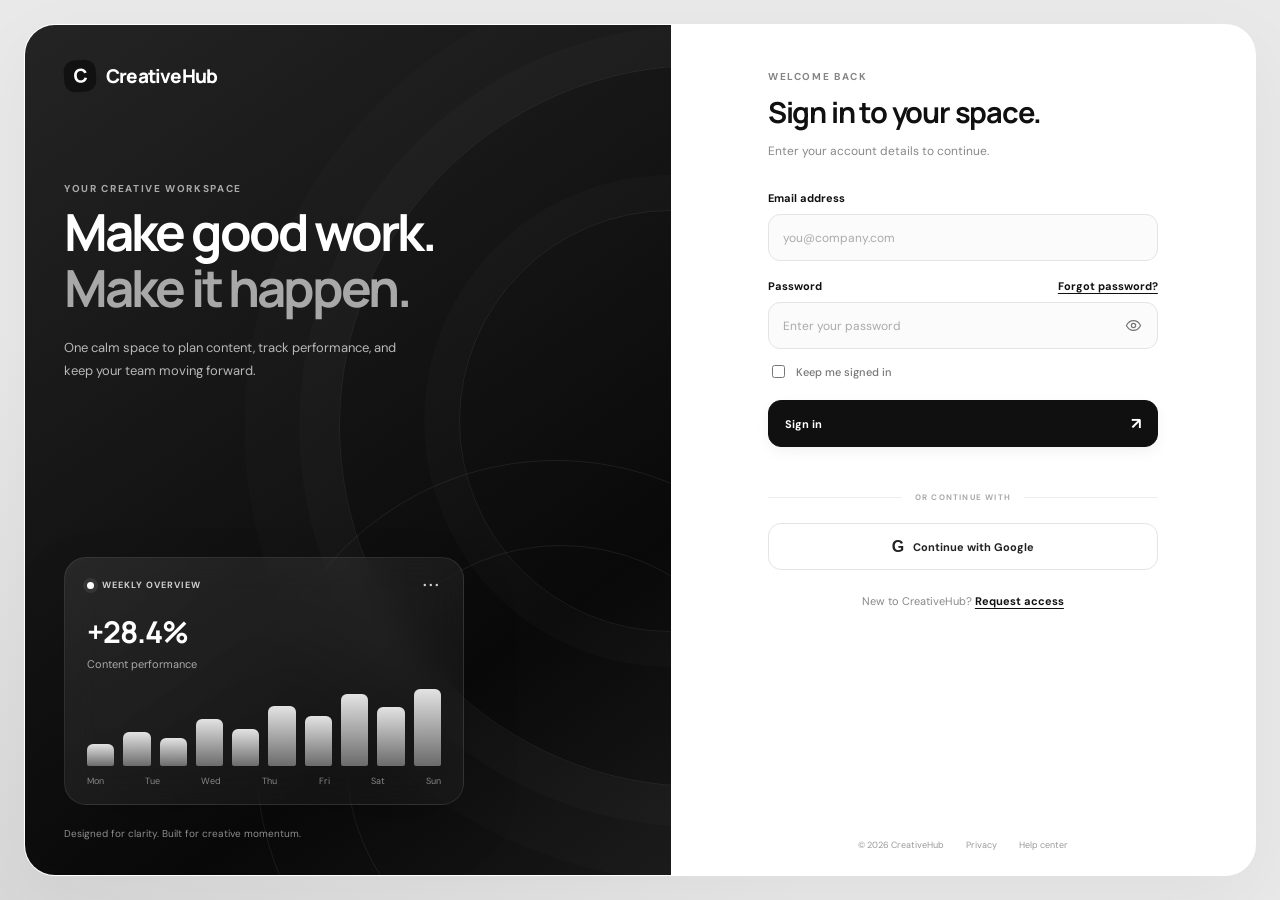
<file: index.html>
<!doctype html>
<html lang="id">
<head>
  <meta charset="utf-8"><meta name="viewport" content="width=device-width,initial-scale=1,viewport-fit=cover">
  <meta name="theme-color" content="#e9e9e9"><title>Masuk — CreativeHub</title>
  <link rel="stylesheet" href="css/style.css">
</head>
<body class="login-body">
  <main class="login-shell">
    <section class="login-visual" aria-label="CreativeHub introduction">
      <a class="brand brand-light" href="index.html"><span class="brand-mark">C</span><span>CreativeHub</span></a>
      <div class="login-copy">
        <p class="eyebrow">Your creative workspace</p>
        <h1>Make good work.<br><span>Make it happen.</span></h1>
        <p>One calm space to plan content, track performance, and keep your team moving forward.</p>
      </div>
      <div class="visual-orbit orbit-one"></div><div class="visual-orbit orbit-two"></div>
      <div class="visual-card">
        <div class="visual-card-top"><span class="live-dot"></span> WEEKLY OVERVIEW <span class="visual-card-more">•••</span></div>
        <div class="visual-stat"><strong>+28.4%</strong><span>Content performance</span></div>
        <div class="mini-chart"><i style="height:28%"></i><i style="height:44%"></i><i style="height:36%"></i><i style="height:61%"></i><i style="height:48%"></i><i style="height:78%"></i><i style="height:65%"></i><i style="height:94%"></i><i style="height:76%"></i><i style="height:100%"></i></div>
        <div class="visual-card-foot"><span>Mon</span><span>Tue</span><span>Wed</span><span>Thu</span><span>Fri</span><span>Sat</span><span>Sun</span></div>
      </div>
      <p class="login-visual-note">Designed for clarity. Built for creative momentum.</p>
    </section>
    <section class="login-form-side">
      <div class="login-mobile-brand"><span class="brand-mark">C</span><span>CreativeHub</span></div>
      <div class="login-form-wrap">
        <div class="form-heading"><p class="eyebrow">Welcome back</p><h2>Sign in to your space.</h2><p>Enter your account details to continue.</p></div>
        <form id="loginForm" class="auth-form">
          <label for="email">Email address</label>
          <input id="email" name="email" type="email" placeholder="you@company.com" autocomplete="username" required>
          <div class="label-row"><label for="password">Password</label><a href="#" id="forgotLink">Forgot password?</a></div>
          <div class="password-wrap"><input id="password" name="password" type="password" placeholder="Enter your password" autocomplete="current-password" minlength="4" required><button class="password-toggle" type="button" id="togglePassword" aria-label="Show password"><svg viewBox="0 0 24 24"><path d="M2 12s3.5-7 10-7 10 7 10 7-3.5 7-10 7S2 12 2 12Z"/><circle cx="12" cy="12" r="3"/></svg></button></div>
          <div class="form-options"><label class="check-label"><input type="checkbox" id="remember"> <span>Keep me signed in</span></label></div>
          <button class="button button-black button-wide" type="submit"><span>Sign in</span><span class="button-arrow">↗</span></button>
          <p class="form-feedback" id="loginFeedback" role="status" aria-live="polite"></p>
        </form>
        <div class="auth-divider"><span></span><small>OR CONTINUE WITH</small><span></span></div>
        <button class="button button-google button-wide" type="button" id="googleLogin"><span class="google-g">G</span> Continue with Google</button>
        <p class="signup-note">New to CreativeHub? <a href="#" id="signupLink">Request access</a></p>
      </div>
      <footer class="login-footer"><span>© 2026 CreativeHub</span><a href="#">Privacy</a><a href="#">Help center</a></footer>
    </section>
  </main>
  <script src="js/app.js"></script>
</body>
</html>
</file>
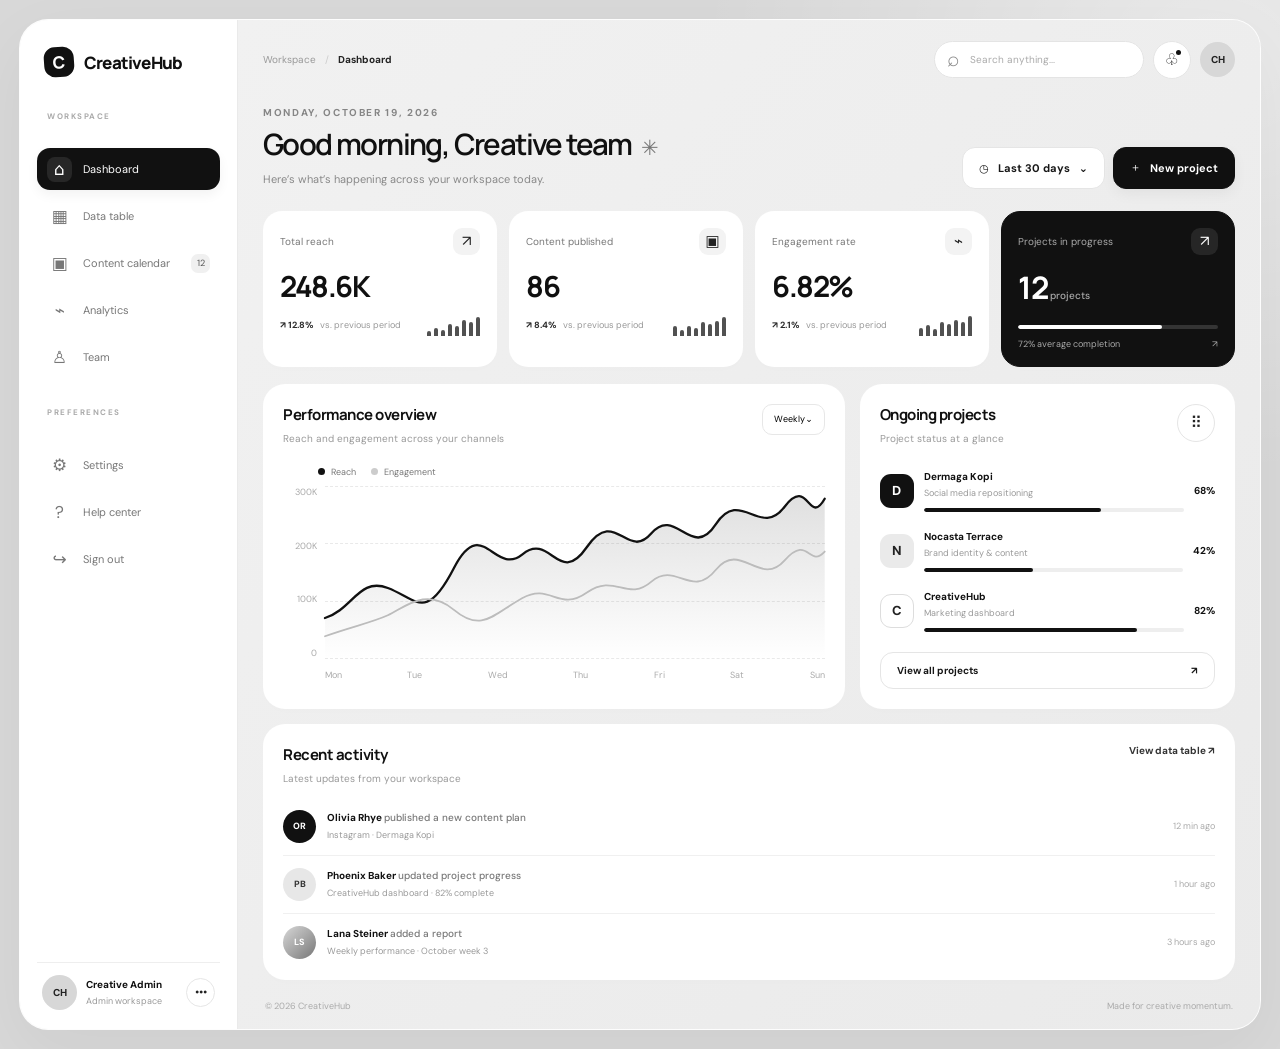
<file: dashboard.html>
<!doctype html>
<html lang="id">
<head><meta charset="utf-8"><meta name="viewport" content="width=device-width,initial-scale=1,viewport-fit=cover"><meta name="theme-color" content="#e9e9e9"><title>Dashboard — CreativeHub</title><link rel="stylesheet" href="css/style.css"></head>
<body class="app-body">
<div class="app-shell">
  <aside class="sidebar">
    <a class="brand" href="dashboard.html"><span class="brand-mark">C</span><span>CreativeHub</span></a>
    <div class="side-section-label">WORKSPACE</div>
    <nav class="side-nav" aria-label="Main navigation">
      <a class="side-link active" href="dashboard.html"><span class="nav-ico">⌂</span><span>Dashboard</span></a>
      <a class="side-link" href="data-table.html"><span class="nav-ico">▦</span><span>Data table</span></a>
      <a class="side-link" href="content-calendar.html"><span class="nav-ico">▣</span><span>Content calendar</span><span class="nav-count">12</span></a>
      <a class="side-link" href="#" data-toast="Analytics module is coming soon"><span class="nav-ico">⌁</span><span>Analytics</span></a>
      <a class="side-link" href="#" data-toast="Team management is coming soon"><span class="nav-ico">♙</span><span>Team</span></a>
    </nav>
    <div class="side-section-label side-label-lower">PREFERENCES</div>
    <nav class="side-nav"><a class="side-link" href="#" data-toast="Settings are coming soon"><span class="nav-ico">⚙</span><span>Settings</span></a><a class="side-link" href="#" data-toast="Help center is coming soon"><span class="nav-ico">?</span><span>Help center</span></a><a class="side-link" href="index.html"><span class="nav-ico">↪</span><span>Sign out</span></a></nav>
    <div class="sidebar-profile"><div class="profile-avatar">CH</div><div class="profile-copy"><strong>Creative Admin</strong><span>Admin workspace</span></div><button class="icon-button tiny" data-toast="Profile menu">•••</button></div>
  </aside>
  <main class="main-content">
    <header class="topbar">
      <button class="icon-button mobile-menu" id="mobileMenu" aria-label="Open menu">☰</button>
      <div class="breadcrumb"><span>Workspace</span><b>/</b><strong>Dashboard</strong></div>
      <div class="topbar-actions"><div class="top-search"><span>⌕</span><input type="search" placeholder="Search anything..." aria-label="Search anything"></div><button class="icon-button" data-toast="You're all caught up" aria-label="Notifications">♧<i class="notification-dot"></i></button><button class="profile-avatar small" data-toast="Signed in as Creative Admin" aria-label="Profile">CH</button></div>
    </header>
    <section class="welcome-row"><div><p class="eyebrow">MONDAY, OCTOBER 19, 2026</p><h1>Good morning, Creative team <span class="wave">✳</span></h1><p>Here’s what’s happening across your workspace today.</p></div><div class="welcome-actions"><button class="button button-white" data-toast="Date range selector is ready for integration">◷ <span>Last 30 days</span>⌄</button><button class="button button-black" id="createProject">＋ <span>New project</span></button></div></section>
    <section class="metric-grid">
      <article class="metric-card"><div class="metric-top"><span>Total reach</span><span class="metric-icon">↗</span></div><div class="metric-value">248.6K</div><div class="metric-bottom"><span class="trend">↗ 12.8%</span><span>vs. previous period</span><div class="sparkline"><i style="height:25%"></i><i style="height:38%"></i><i style="height:30%"></i><i style="height:58%"></i><i style="height:45%"></i><i style="height:75%"></i><i style="height:64%"></i><i style="height:90%"></i></div></div></article>
      <article class="metric-card"><div class="metric-top"><span>Content published</span><span class="metric-icon">▣</span></div><div class="metric-value">86</div><div class="metric-bottom"><span class="trend">↗ 8.4%</span><span>vs. previous period</span><div class="sparkline"><i style="height:45%"></i><i style="height:30%"></i><i style="height:48%"></i><i style="height:40%"></i><i style="height:65%"></i><i style="height:55%"></i><i style="height:72%"></i><i style="height:92%"></i></div></div></article>
      <article class="metric-card"><div class="metric-top"><span>Engagement rate</span><span class="metric-icon">⌁</span></div><div class="metric-value">6.82%</div><div class="metric-bottom"><span class="trend">↗ 2.1%</span><span>vs. previous period</span><div class="sparkline"><i style="height:40%"></i><i style="height:50%"></i><i style="height:35%"></i><i style="height:66%"></i><i style="height:58%"></i><i style="height:78%"></i><i style="height:67%"></i><i style="height:95%"></i></div></div></article>
      <article class="metric-card dark-metric"><div class="metric-top"><span>Projects in progress</span><span class="metric-icon">↗</span></div><div class="metric-value">12<span class="metric-unit"> projects</span></div><div class="dark-progress"><span style="width:72%"></span></div><div class="dark-metric-foot"><span>72% average completion</span><span>↗</span></div></article>
    </section>
    <section class="dashboard-grid">
      <article class="panel performance-panel"><div class="panel-heading"><div><h2>Performance overview</h2><p>Reach and engagement across your channels</p></div><button class="select-button" id="chartPeriod">Weekly⌄</button></div><div class="chart-legend"><span><i class="legend-black"></i> Reach</span><span><i class="legend-gray"></i> Engagement</span></div><div class="chart-area"><div class="chart-y-labels"><span>300K</span><span>200K</span><span>100K</span><span>0</span></div><div class="chart-plot"><div class="chart-gridlines"><i></i><i></i><i></i><i></i></div><svg class="line-chart" viewBox="0 0 620 190" preserveAspectRatio="none" aria-label="Performance line chart"><defs><linearGradient id="areaFade" x1="0" x2="0" y1="0" y2="1"><stop offset="0%" stop-color="#111" stop-opacity=".13"/><stop offset="100%" stop-color="#111" stop-opacity="0"/></linearGradient></defs><path class="chart-fill" d="M0 145 C35 135 42 100 78 112 S125 150 160 90 S210 100 245 75 S290 112 325 67 S375 83 405 52 S455 83 485 42 S540 58 570 23 S600 45 620 14 L620 190 L0 190Z"/><path class="chart-line" d="M0 145 C35 135 42 100 78 112 S125 150 160 90 S210 100 245 75 S290 112 325 67 S375 83 405 52 S455 83 485 42 S540 58 570 23 S600 45 620 14"/><path class="chart-line secondary" d="M0 165 C35 154 58 150 78 142 S125 110 160 136 S210 140 245 123 S290 139 325 117 S375 128 405 105 S455 125 485 92 S540 112 570 82 S600 91 620 72"/></svg><div class="chart-x-labels"><span>Mon</span><span>Tue</span><span>Wed</span><span>Thu</span><span>Fri</span><span>Sat</span><span>Sun</span></div></div></div></article>
      <article class="panel projects-panel"><div class="panel-heading"><div><h2>Ongoing projects</h2><p>Project status at a glance</p></div><button class="icon-button" data-toast="Project view options">⠿</button></div><div class="project-list"><div class="project-row"><div class="project-symbol black-symbol">D</div><div class="project-info"><strong>Dermaga Kopi</strong><span>Social media repositioning</span><div class="progress-track"><i style="width:68%"></i></div></div><b>68%</b></div><div class="project-row"><div class="project-symbol gray-symbol">N</div><div class="project-info"><strong>Nocasta Terrace</strong><span>Brand identity & content</span><div class="progress-track"><i style="width:42%"></i></div></div><b>42%</b></div><div class="project-row"><div class="project-symbol outline-symbol">C</div><div class="project-info"><strong>CreativeHub</strong><span>Marketing dashboard</span><div class="progress-track"><i style="width:82%"></i></div></div><b>82%</b></div></div><button class="button button-white button-wide" id="viewProjects">View all projects <span>↗</span></button></article>
    </section>
    <section class="panel activity-panel"><div class="panel-heading"><div><h2>Recent activity</h2><p>Latest updates from your workspace</p></div><a class="text-link" href="data-table.html">View data table ↗</a></div><div class="activity-list"><div class="activity-item"><span class="activity-avatar dark-avatar">OR</span><div><strong>Olivia Rhye <span>published a new content plan</span></strong><p>Instagram · Dermaga Kopi</p></div><time>12 min ago</time></div><div class="activity-item"><span class="activity-avatar light-avatar">PB</span><div><strong>Phoenix Baker <span>updated project progress</span></strong><p>CreativeHub dashboard · 82% complete</p></div><time>1 hour ago</time></div><div class="activity-item"><span class="activity-avatar photo-avatar">LS</span><div><strong>Lana Steiner <span>added a report</span></strong><p>Weekly performance · October week 3</p></div><time>3 hours ago</time></div></div></section>
    <footer class="app-footer"><span>© 2026 CreativeHub</span><span>Made for creative momentum.</span></footer>
  </main>
</div>
<div class="mobile-overlay" id="mobileOverlay"></div><div class="toast" id="toast" role="status" aria-live="polite"></div>
<script src="js/app.js"></script>
</body></html>
</file>
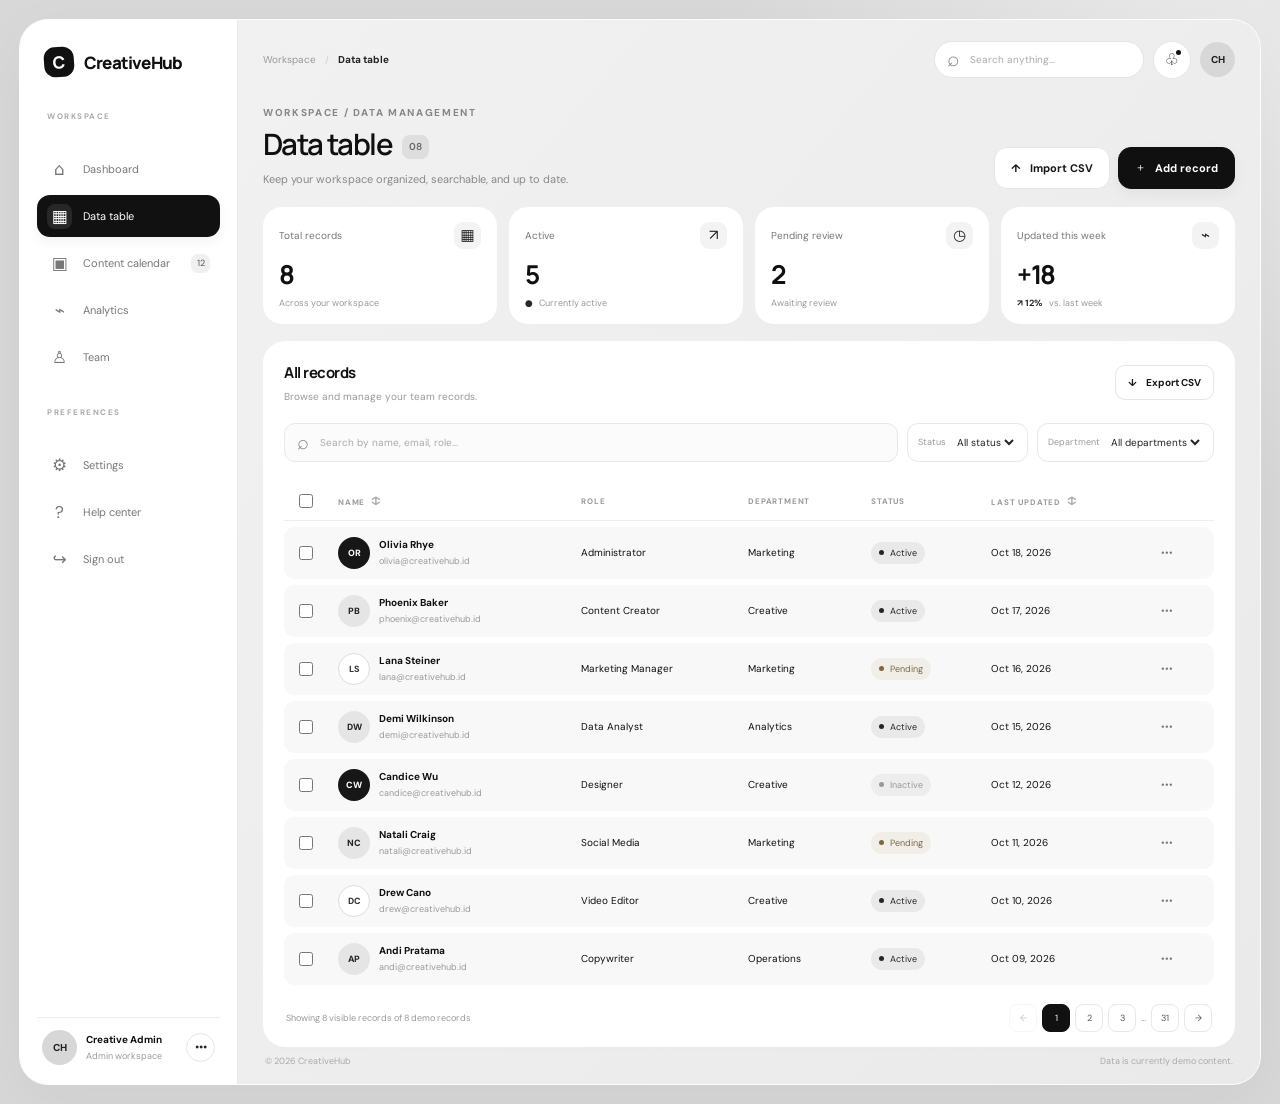
<file: data-table.html>
<!doctype html>
<html lang="id">
<head><meta charset="utf-8"><meta name="viewport" content="width=device-width,initial-scale=1,viewport-fit=cover"><meta name="theme-color" content="#e9e9e9"><title>Data Table — CreativeHub</title><link rel="stylesheet" href="css/style.css"></head>
<body class="app-body">
<div class="app-shell">
  <aside class="sidebar">
    <a class="brand" href="dashboard.html"><span class="brand-mark">C</span><span>CreativeHub</span></a>
    <div class="side-section-label">WORKSPACE</div>
    <nav class="side-nav" aria-label="Main navigation">
      <a class="side-link " href="dashboard.html"><span class="nav-ico">⌂</span><span>Dashboard</span></a>
      <a class="side-link active" href="data-table.html"><span class="nav-ico">▦</span><span>Data table</span></a>
      <a class="side-link" href="content-calendar.html"><span class="nav-ico">▣</span><span>Content calendar</span><span class="nav-count">12</span></a>
      <a class="side-link" href="#" data-toast="Analytics module is coming soon"><span class="nav-ico">⌁</span><span>Analytics</span></a>
      <a class="side-link" href="#" data-toast="Team management is coming soon"><span class="nav-ico">♙</span><span>Team</span></a>
    </nav>
    <div class="side-section-label side-label-lower">PREFERENCES</div>
    <nav class="side-nav"><a class="side-link" href="#" data-toast="Settings are coming soon"><span class="nav-ico">⚙</span><span>Settings</span></a><a class="side-link" href="#" data-toast="Help center is coming soon"><span class="nav-ico">?</span><span>Help center</span></a><a class="side-link" href="index.html"><span class="nav-ico">↪</span><span>Sign out</span></a></nav>
    <div class="sidebar-profile"><div class="profile-avatar">CH</div><div class="profile-copy"><strong>Creative Admin</strong><span>Admin workspace</span></div><button class="icon-button tiny" data-toast="Profile menu">•••</button></div>
  </aside>
  <main class="main-content"><header class="topbar"><button class="icon-button mobile-menu" id="mobileMenu" aria-label="Open menu">☰</button><div class="breadcrumb"><span>Workspace</span><b>/</b><strong>Data table</strong></div><div class="topbar-actions"><div class="top-search"><span>⌕</span><input type="search" placeholder="Search anything..." aria-label="Search anything" id="globalSearch"></div><button class="icon-button" data-toast="You're all caught up" aria-label="Notifications">♧<i class="notification-dot"></i></button><button class="profile-avatar small" data-toast="Signed in as Creative Admin" aria-label="Profile">CH</button></div></header>
  <section class="welcome-row table-welcome"><div><p class="eyebrow">WORKSPACE / DATA MANAGEMENT</p><h1>Data table<span class="title-count">08</span></h1><p>Keep your workspace organized, searchable, and up to date.</p></div><div class="welcome-actions"><button class="button button-white" id="importBtn">↑ <span>Import CSV</span></button><button class="button button-black" id="addRecordBtn">＋ <span>Add record</span></button></div></section>
  <section class="metric-grid compact-metrics"><article class="metric-card"><div class="metric-top"><span>Total records</span><span class="metric-icon">▦</span></div><div class="metric-value" id="totalCount">248</div><div class="metric-bottom"><span class="metric-caption">Across your workspace</span></div></article><article class="metric-card"><div class="metric-top"><span>Active</span><span class="metric-icon">↗</span></div><div class="metric-value" id="activeCount">186</div><div class="metric-bottom"><span class="trend">●</span><span>Currently active</span></div></article><article class="metric-card"><div class="metric-top"><span>Pending review</span><span class="metric-icon">◷</span></div><div class="metric-value" id="pendingCount">42</div><div class="metric-bottom"><span class="metric-caption">Awaiting review</span></div></article><article class="metric-card"><div class="metric-top"><span>Updated this week</span><span class="metric-icon">⌁</span></div><div class="metric-value">+18</div><div class="metric-bottom"><span class="trend">↗ 12%</span><span>vs. last week</span></div></article></section>
  <section class="panel records-panel"><div class="panel-heading records-heading"><div><h2>All records</h2><p>Browse and manage your team records.</p></div><button class="button button-white compact-button" id="exportBtn">↓ <span>Export CSV</span></button></div>
    <div class="table-toolbar"><label class="table-search"><span>⌕</span><input id="tableSearch" type="search" placeholder="Search by name, email, role..." aria-label="Search records"></label><label class="filter-select"><span>Status</span><select id="statusFilter"><option value="all">All status</option><option value="Active">Active</option><option value="Pending">Pending</option><option value="Inactive">Inactive</option></select></label><label class="filter-select department-filter"><span>Department</span><select id="departmentFilter"><option value="all">All departments</option><option>Creative</option><option>Marketing</option><option>Analytics</option><option>Operations</option></select></label></div>
    <div class="bulk-toolbar" id="bulkToolbar"><span id="selectedCount">0 selected</span><button class="button button-white compact-button" id="clearSelection">Clear selection</button><button class="button button-black compact-button" id="deleteSelected">Delete selected</button></div>
    <div class="responsive-table-wrap"><table class="data-table"><thead><tr><th class="check-column"><input type="checkbox" id="selectAll" aria-label="Select all rows"></th><th>NAME <button class="sort-button" data-sort="name" aria-label="Sort by name">↕</button></th><th>ROLE</th><th>DEPARTMENT</th><th>STATUS</th><th>LAST UPDATED <button class="sort-button" data-sort="date" aria-label="Sort by date">↕</button></th><th></th></tr></thead><tbody id="recordsBody">
    <tr data-status="Active" data-department="Marketing" data-name="Olivia Rhye" data-date="2026-10-18"><td><input class="row-check" type="checkbox" aria-label="Select Olivia Rhye"></td><td><div class="table-person"><span class="table-avatar avatar-black">OR</span><span><strong>Olivia Rhye</strong><small>olivia@creativehub.id</small></span></div></td><td>Administrator</td><td>Marketing</td><td><span class="status-pill status-active">Active</span></td><td>Oct 18, 2026</td><td><button class="row-menu" aria-label="Actions for Olivia Rhye">•••</button></td></tr>
    <tr data-status="Active" data-department="Creative" data-name="Phoenix Baker" data-date="2026-10-17"><td><input class="row-check" type="checkbox" aria-label="Select Phoenix Baker"></td><td><div class="table-person"><span class="table-avatar avatar-gray">PB</span><span><strong>Phoenix Baker</strong><small>phoenix@creativehub.id</small></span></div></td><td>Content Creator</td><td>Creative</td><td><span class="status-pill status-active">Active</span></td><td>Oct 17, 2026</td><td><button class="row-menu" aria-label="Actions for Phoenix Baker">•••</button></td></tr>
    <tr data-status="Pending" data-department="Marketing" data-name="Lana Steiner" data-date="2026-10-16"><td><input class="row-check" type="checkbox" aria-label="Select Lana Steiner"></td><td><div class="table-person"><span class="table-avatar avatar-outline">LS</span><span><strong>Lana Steiner</strong><small>lana@creativehub.id</small></span></span></td><td>Marketing Manager</td><td>Marketing</td><td><span class="status-pill status-pending">Pending</span></td><td>Oct 16, 2026</td><td><button class="row-menu" aria-label="Actions for Lana Steiner">•••</button></td></tr>
    <tr data-status="Active" data-department="Analytics" data-name="Demi Wilkinson" data-date="2026-10-15"><td><input class="row-check" type="checkbox" aria-label="Select Demi Wilkinson"></td><td><div class="table-person"><span class="table-avatar avatar-gray">DW</span><span><strong>Demi Wilkinson</strong><small>demi@creativehub.id</small></span></div></td><td>Data Analyst</td><td>Analytics</td><td><span class="status-pill status-active">Active</span></td><td>Oct 15, 2026</td><td><button class="row-menu" aria-label="Actions for Demi Wilkinson">•••</button></td></tr>
    <tr data-status="Inactive" data-department="Creative" data-name="Candice Wu" data-date="2026-10-12"><td><input class="row-check" type="checkbox" aria-label="Select Candice Wu"></td><td><div class="table-person"><span class="table-avatar avatar-black">CW</span><span><strong>Candice Wu</strong><small>candice@creativehub.id</small></span></div></td><td>Designer</td><td>Creative</td><td><span class="status-pill status-inactive">Inactive</span></td><td>Oct 12, 2026</td><td><button class="row-menu" aria-label="Actions for Candice Wu">•••</button></td></tr>
    <tr data-status="Pending" data-department="Marketing" data-name="Natali Craig" data-date="2026-10-11"><td><input class="row-check" type="checkbox" aria-label="Select Natali Craig"></td><td><div class="table-person"><span class="table-avatar avatar-gray">NC</span><span><strong>Natali Craig</strong><small>natali@creativehub.id</small></span></span></td><td>Social Media</td><td>Marketing</td><td><span class="status-pill status-pending">Pending</span></td><td>Oct 11, 2026</td><td><button class="row-menu" aria-label="Actions for Natali Craig">•••</button></td></tr>
    <tr data-status="Active" data-department="Creative" data-name="Drew Cano" data-date="2026-10-10"><td><input class="row-check" type="checkbox" aria-label="Select Drew Cano"></td><td><div class="table-person"><span class="table-avatar avatar-outline">DC</span><span><strong>Drew Cano</strong><small>drew@creativehub.id</small></span></div></td><td>Video Editor</td><td>Creative</td><td><span class="status-pill status-active">Active</span></td><td>Oct 10, 2026</td><td><button class="row-menu" aria-label="Actions for Drew Cano">•••</button></td></tr>
    <tr data-status="Active" data-department="Operations" data-name="Andi Pratama" data-date="2026-10-09"><td><input class="row-check" type="checkbox" aria-label="Select Andi Pratama"></td><td><div class="table-person"><span class="table-avatar avatar-gray">AP</span><span><strong>Andi Pratama</strong><small>andi@creativehub.id</small></span></div></td><td>Copywriter</td><td>Operations</td><td><span class="status-pill status-active">Active</span></td><td>Oct 09, 2026</td><td><button class="row-menu" aria-label="Actions for Andi Pratama">•••</button></td></tr>
    </tbody></table><div class="empty-state" id="emptyState">No records match your search. Try adjusting the filters.</div></div>
    <div class="table-footer"><span id="tableResultText">Showing 8 of 248 records</span><div class="pagination"><button class="page-button" id="prevPage" disabled>←</button><button class="page-button current">1</button><button class="page-button" data-toast="Pagination will connect to the database">2</button><button class="page-button" data-toast="Pagination will connect to the database">3</button><span>…</span><button class="page-button" data-toast="Pagination will connect to the database">31</button><button class="page-button" id="nextPage">→</button></div></div>
  </section><footer class="app-footer"><span>© 2026 CreativeHub</span><span>Data is currently demo content.</span></footer>
  </main>
</div>
<div class="mobile-overlay" id="mobileOverlay"></div><div class="toast" id="toast" role="status" aria-live="polite"></div><input type="file" id="csvFileInput" accept=".csv,text/csv" hidden>
<script src="js/app.js"></script></body></html>
</file>
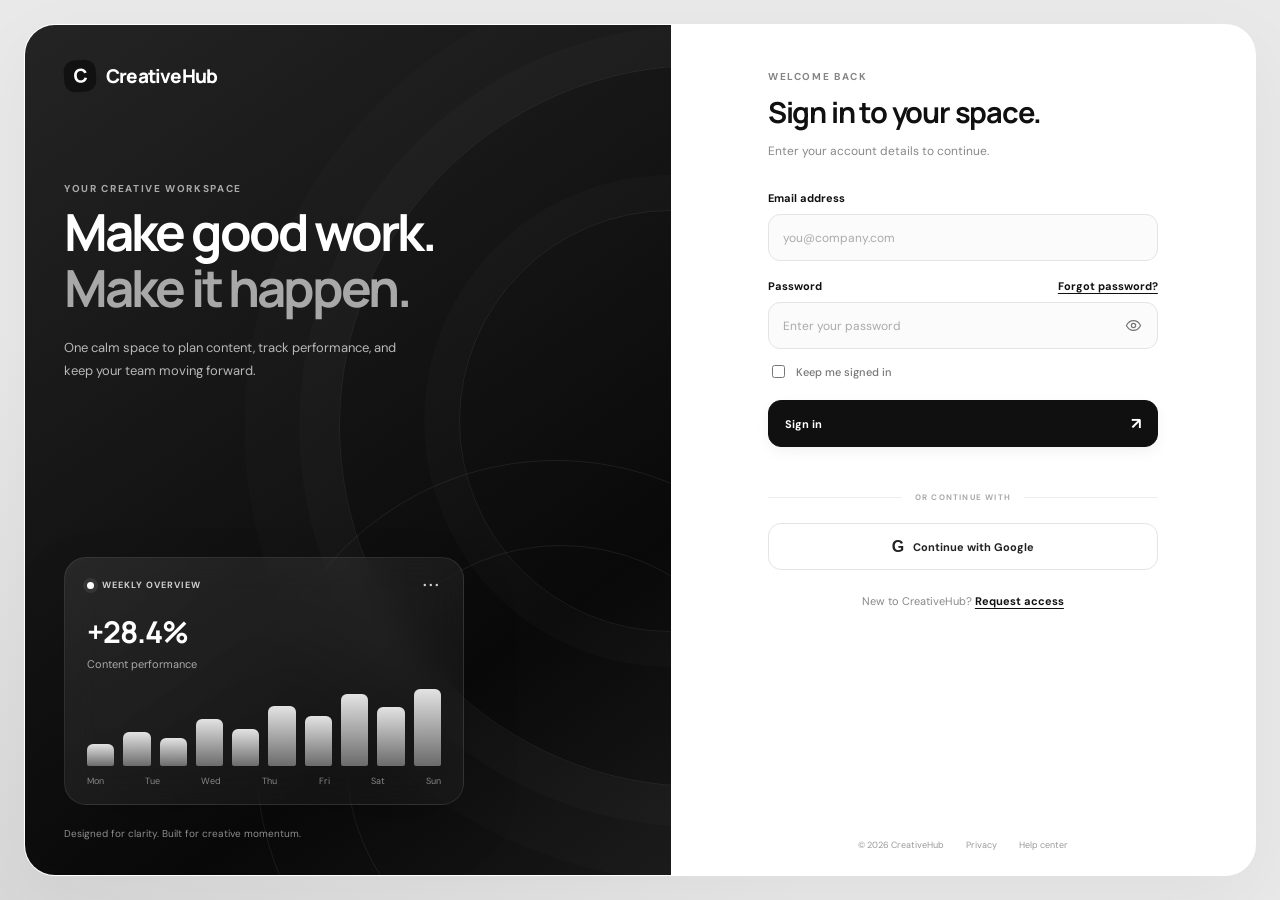
<file: login-page.html>
<!doctype html>
<html lang="id">
<head>
  <meta charset="utf-8"><meta name="viewport" content="width=device-width,initial-scale=1,viewport-fit=cover">
  <meta name="theme-color" content="#e9e9e9"><title>Masuk — CreativeHub</title>
  <link rel="stylesheet" href="css/style.css">
</head>
<body class="login-body">
  <main class="login-shell">
    <section class="login-visual" aria-label="CreativeHub introduction">
      <a class="brand brand-light" href="login-page.html"><span class="brand-mark">C</span><span>CreativeHub</span></a>
      <div class="login-copy">
        <p class="eyebrow">Your creative workspace</p>
        <h1>Make good work.<br><span>Make it happen.</span></h1>
        <p>One calm space to plan content, track performance, and keep your team moving forward.</p>
      </div>
      <div class="visual-orbit orbit-one"></div><div class="visual-orbit orbit-two"></div>
      <div class="visual-card">
        <div class="visual-card-top"><span class="live-dot"></span> WEEKLY OVERVIEW <span class="visual-card-more">•••</span></div>
        <div class="visual-stat"><strong>+28.4%</strong><span>Content performance</span></div>
        <div class="mini-chart"><i style="height:28%"></i><i style="height:44%"></i><i style="height:36%"></i><i style="height:61%"></i><i style="height:48%"></i><i style="height:78%"></i><i style="height:65%"></i><i style="height:94%"></i><i style="height:76%"></i><i style="height:100%"></i></div>
        <div class="visual-card-foot"><span>Mon</span><span>Tue</span><span>Wed</span><span>Thu</span><span>Fri</span><span>Sat</span><span>Sun</span></div>
      </div>
      <p class="login-visual-note">Designed for clarity. Built for creative momentum.</p>
    </section>
    <section class="login-form-side">
      <div class="login-mobile-brand"><span class="brand-mark">C</span><span>CreativeHub</span></div>
      <div class="login-form-wrap">
        <div class="form-heading"><p class="eyebrow">Welcome back</p><h2>Sign in to your space.</h2><p>Enter your account details to continue.</p></div>
        <form id="loginForm" class="auth-form">
          <label for="email">Email address</label>
          <input id="email" name="email" type="email" placeholder="you@company.com" autocomplete="username" required>
          <div class="label-row"><label for="password">Password</label><a href="#" id="forgotLink">Forgot password?</a></div>
          <div class="password-wrap"><input id="password" name="password" type="password" placeholder="Enter your password" autocomplete="current-password" minlength="4" required><button class="password-toggle" type="button" id="togglePassword" aria-label="Show password"><svg viewBox="0 0 24 24"><path d="M2 12s3.5-7 10-7 10 7 10 7-3.5 7-10 7S2 12 2 12Z"/><circle cx="12" cy="12" r="3"/></svg></button></div>
          <div class="form-options"><label class="check-label"><input type="checkbox" id="remember"> <span>Keep me signed in</span></label></div>
          <button class="button button-black button-wide" type="submit"><span>Sign in</span><span class="button-arrow">↗</span></button>
          <p class="form-feedback" id="loginFeedback" role="status" aria-live="polite"></p>
        </form>
        <div class="auth-divider"><span></span><small>OR CONTINUE WITH</small><span></span></div>
        <button class="button button-google button-wide" type="button" id="googleLogin"><span class="google-g">G</span> Continue with Google</button>
        <p class="signup-note">New to CreativeHub? <a href="#" id="signupLink">Request access</a></p>
      </div>
      <footer class="login-footer"><span>© 2026 CreativeHub</span><a href="#">Privacy</a><a href="#">Help center</a></footer>
    </section>
  </main>
  <script src="js/app.js"></script>
</body>
</html>
</file>
<file: css/style.css>
/* CreativeHub — shared responsive design system */
@import url('https://fonts.googleapis.com/css2?family=DM+Sans:wght@400;500;600;700&family=Manrope:wght@400;500;600;700;800&display=swap');
:root{--ink:#101010;--ink-soft:#292929;--muted:#858585;--line:#e8e8e8;--paper:#fff;--canvas:#ededed;--soft:#f6f6f6;--radius-xl:25px;--radius-lg:18px;--shadow:0 24px 70px rgba(0,0,0,.07);font-family:'DM Sans',Inter,system-ui,-apple-system,BlinkMacSystemFont,"Segoe UI",sans-serif;color:var(--ink);font-synthesis:none;text-rendering:optimizeLegibility}
*{box-sizing:border-box}html{scroll-behavior:smooth}body{margin:0}button,input,select{font:inherit}button,a{-webkit-tap-highlight-color:transparent}button{cursor:pointer}a{color:inherit;text-decoration:none}button:focus-visible,a:focus-visible,input:focus-visible,select:focus-visible{outline:2px solid #777;outline-offset:3px}::selection{background:#111;color:#fff}
.brand{display:flex;align-items:center;gap:10px;font-family:Manrope,sans-serif;font-size:19px;font-weight:800;letter-spacing:-.8px}.brand-mark{display:grid;place-items:center;width:32px;height:32px;border-radius:11px;background:#111;color:#fff;font-family:Manrope,sans-serif;font-size:19px;font-weight:800;transform:rotate(-4deg)}.eyebrow{margin:0 0 9px;color:#858585;font-size:10px;font-weight:700;letter-spacing:1.65px;text-transform:uppercase}.button{display:inline-flex;align-items:center;justify-content:center;gap:9px;min-height:42px;padding:0 16px;border:1px solid transparent;border-radius:13px;font-size:11px;font-weight:700;white-space:nowrap;transition:transform .2s ease,background .2s ease,border-color .2s ease,box-shadow .2s ease}.button:hover{transform:translateY(-2px)}.button:active{transform:translateY(0) scale(.985)}.button-black{background:#101010;color:#fff;border-color:#101010;box-shadow:0 5px 14px #0000000d}.button-black:hover{background:#2b2b2b;box-shadow:0 8px 20px #00000014}.button-white{background:#fff;color:#171717;border-color:#e5e5e5}.button-white:hover{background:#f7f7f7;border-color:#d5d5d5}.button-wide{width:100%;min-height:47px}.button-arrow{margin-left:auto;font-size:16px}.icon-button{position:relative;display:grid;place-items:center;width:38px;height:38px;border:1px solid #e5e5e5;border-radius:50%;background:#fff;color:#222;transition:background .2s ease,transform .2s ease}.icon-button:hover{background:#f2f2f2;transform:translateY(-1px)}.icon-button.tiny{width:29px;height:29px;font-size:12px}.toast{position:fixed;right:22px;bottom:22px;z-index:100;max-width:min(360px,calc(100vw - 28px));padding:13px 17px;border:1px solid #dedede;border-radius:14px;background:#fff;box-shadow:0 15px 45px #00000018;font-size:12px;line-height:1.5;opacity:0;pointer-events:none;transform:translateY(10px);transition:opacity .22s ease,transform .22s ease}.toast.show{opacity:1;transform:translateY(0)}
/* Login */
.login-body{min-height:100vh;padding:24px;background:radial-gradient(circle at 92% 12%,#fff9 0 2px,transparent 3px),radial-gradient(ellipse at 0% 100%,#d8d8d8 0,transparent 45%),#e9e9e9}.login-shell{display:grid;grid-template-columns:minmax(0,1.05fr) minmax(390px,.95fr);width:min(1260px,100%);min-height:calc(100vh - 48px);margin:auto;overflow:hidden;border:1px solid #ffffffc9;border-radius:31px;background:#fff;box-shadow:0 24px 80px #0000000c}.login-visual{position:relative;display:flex;flex-direction:column;min-height:720px;overflow:hidden;padding:35px 39px;background:linear-gradient(145deg,#242424 0%,#090909 74%,#181818 100%);color:#fff}.login-visual:before,.login-visual:after{position:absolute;content:"";border:1px solid #ffffff12;border-radius:50%;pointer-events:none}.login-visual:before{width:720px;height:720px;right:-390px;top:40px;box-shadow:0 0 0 40px #ffffff04,0 0 0 95px #ffffff03}.login-visual:after{width:420px;height:420px;right:-210px;top:185px;box-shadow:0 0 0 35px #ffffff04}.brand-light{position:relative;z-index:1}.login-copy{position:relative;z-index:1;margin-top:clamp(65px,10vh,110px);max-width:470px}.login-copy .eyebrow{color:#aaa}.login-copy h1{margin:0;font-family:Manrope,sans-serif;font-size:clamp(37px,4vw,59px);line-height:1.09;letter-spacing:-2.9px}.login-copy h1 span{color:#a8a8a8}.login-copy>p:last-child{max-width:360px;margin:20px 0 0;color:#b8b8b8;font-size:13px;line-height:1.8}.visual-orbit{position:absolute;border:1px solid #ffffff12;border-radius:50%;pointer-events:none}.orbit-one{width:600px;height:600px;right:-185px;bottom:-185px}.orbit-two{width:430px;height:430px;right:-105px;bottom:-100px}.visual-card{position:relative;z-index:1;width:min(100%,400px);margin-top:auto;padding:21px 22px 17px;border:1px solid #ffffff18;border-radius:22px;background:linear-gradient(145deg,#ffffff16,#ffffff08);backdrop-filter:blur(18px);box-shadow:0 25px 60px #00000020}.visual-card-top{display:flex;align-items:center;gap:8px;color:#d1d1d1;font-size:9px;font-weight:700;letter-spacing:1px}.live-dot{width:7px;height:7px;border-radius:50%;background:#fff;box-shadow:0 0 0 4px #ffffff12}.visual-card-more{margin-left:auto;letter-spacing:2px}.visual-stat{display:flex;flex-direction:column;gap:5px;margin-top:20px}.visual-stat strong{font-family:Manrope,sans-serif;font-size:30px;letter-spacing:-1px}.visual-stat span{color:#aaa;font-size:11px}.mini-chart{display:flex;align-items:flex-end;gap:9px;height:77px;margin-top:18px}.mini-chart i{flex:1;min-width:5px;border-radius:6px 6px 2px 2px;background:linear-gradient(#fff,#777);opacity:.88;animation:rise .7s both;transform-origin:bottom}.mini-chart i:nth-child(2n){animation-delay:.06s}.mini-chart i:nth-child(3n){animation-delay:.12s}.visual-card-foot{display:flex;justify-content:space-between;margin-top:9px;color:#888;font-size:9px}.login-visual-note{position:relative;z-index:1;margin:22px 0 0;color:#8d8d8d;font-size:10px}.login-form-side{display:flex;flex-direction:column;justify-content:center;padding:45px clamp(28px,5vw,76px) 24px}.login-mobile-brand{display:none}.login-form-wrap{width:100%;max-width:390px;margin:0 auto}.form-heading{margin-bottom:30px}.form-heading h2{margin:0;font-family:Manrope,sans-serif;font-size:29px;letter-spacing:-1.2px}.form-heading>p:last-child{margin:10px 0 0;color:#888;font-size:12px;line-height:1.6}.auth-form{display:flex;flex-direction:column;gap:9px}.auth-form label{font-size:11px;font-weight:700}.auth-form input:not([type=checkbox]){width:100%;height:47px;padding:0 14px;border:1px solid #e4e4e4;border-radius:12px;background:#fbfbfb;color:#111;font-size:12px;outline:none;transition:border-color .2s,box-shadow .2s}.auth-form input:focus{border-color:#999;box-shadow:0 0 0 3px #00000008}.auth-form input::placeholder{color:#aaa}.label-row{display:flex;align-items:center;justify-content:space-between;margin-top:9px}.label-row a,.signup-note a{color:#111;font-size:11px;font-weight:700;text-decoration:underline;text-underline-offset:3px}.password-wrap{position:relative}.password-wrap input{padding-right:48px!important}.password-toggle{position:absolute;top:50%;right:8px;display:grid;place-items:center;width:32px;height:32px;transform:translateY(-50%);border:0;border-radius:9px;background:transparent;color:#777}.password-toggle:hover{background:#eee}.password-toggle svg{width:17px;height:17px;fill:none;stroke:currentColor;stroke-width:1.7}.form-options{margin:4px 0 10px}.check-label{display:flex;align-items:center;gap:8px;color:#777;font-size:11px!important;font-weight:500!important}.check-label input{accent-color:#111}.form-feedback{min-height:15px;margin:0;color:#555;font-size:11px;line-height:1.5}.auth-divider{display:flex;align-items:center;gap:13px;margin:21px 0;color:#aaa}.auth-divider span{height:1px;flex:1;background:#eee}.auth-divider small{font-size:8px;font-weight:700;letter-spacing:1.2px}.button-google{border-color:#e4e4e4;background:#fff;color:#222}.button-google:hover{background:#f8f8f8}.google-g{font-family:Arial,sans-serif;font-size:16px;font-weight:800}.signup-note{margin:24px 0 0;text-align:center;color:#888;font-size:11px}.login-footer{display:flex;justify-content:center;gap:22px;margin-top:auto;padding-top:38px;color:#999;font-size:9px}.login-footer a:hover{color:#222}
/* App shell / navigation */
.app-body{min-height:100vh;padding:19px;background:radial-gradient(circle at 3% 40%,#fff9 0 7px,transparent 8px),radial-gradient(ellipse at 95% 5%,#fff7 0,transparent 30%),#d8d8d8}.app-shell{position:relative;display:grid;grid-template-columns:218px minmax(0,1fr);width:min(1500px,100%);min-height:calc(100vh - 38px);margin:auto;overflow:hidden;border:1px solid #ffffffdb;border-radius:29px;background:#f2f2f2;box-shadow:0 22px 70px #0000000c}.sidebar{position:relative;z-index:5;display:flex;flex-direction:column;gap:27px;padding:27px 17px 19px;border-right:1px solid #eaeaea;background:#fff}.sidebar .brand{padding:0 7px 7px;font-size:17px}.sidebar .brand-mark{width:30px;height:30px;font-size:17px}.side-section-label{padding:0 10px;color:#aaa;font-size:8px;font-weight:700;letter-spacing:1.5px}.side-nav{display:grid;gap:5px}.side-link{display:flex;align-items:center;gap:11px;min-height:42px;padding:7px 10px;border-radius:13px;color:#777;font-size:11px;transition:background .2s,color .2s,transform .2s}.side-link:hover{background:#f4f4f4;color:#111;transform:translateX(2px)}.side-link.active{background:#111;color:#fff;box-shadow:0 5px 12px #0000000d}.nav-ico{display:grid;place-items:center;width:25px;height:25px;flex-shrink:0;border-radius:8px;font-size:17px}.side-link.active .nav-ico{background:#ffffff18}.nav-count{display:grid;place-items:center;min-width:19px;height:19px;margin-left:auto;border-radius:7px;background:#f0f0f0;color:#555;font-size:9px}.side-label-lower{margin-top:2px}.sidebar-profile{display:flex;align-items:center;gap:9px;margin-top:auto;padding:12px 5px 0;border-top:1px solid #eee}.profile-avatar{display:grid;place-items:center;width:35px;height:35px;flex-shrink:0;border:0;border-radius:50%;background:#d7d7d7;color:#222;font-size:10px;font-weight:800}.profile-copy{display:flex;flex:1;flex-direction:column;gap:4px;min-width:0}.profile-copy strong{overflow:hidden;font-size:10px;text-overflow:ellipsis;white-space:nowrap}.profile-copy span{color:#999;font-size:9px}.main-content{min-width:0;padding:20px 25px 17px;background:linear-gradient(130deg,#f1f1f1,#eaeaea)}.topbar{display:flex;align-items:center;justify-content:space-between;gap:15px;min-height:39px;margin-bottom:27px}.breadcrumb{display:flex;align-items:center;gap:9px;color:#999;font-size:10px}.breadcrumb b{color:#ccc;font-weight:400}.breadcrumb strong{color:#222;font-weight:700}.topbar-actions{display:flex;align-items:center;gap:9px}.top-search{display:flex;align-items:center;gap:8px;width:210px;height:37px;padding:0 12px;border:1px solid #e4e4e4;border-radius:22px;background:#fff;color:#888}.top-search>span{font-size:21px;line-height:1}.top-search input{width:100%;min-width:0;border:0;outline:0;background:transparent;font-size:10px}.top-search input::placeholder{color:#aaa}.notification-dot{position:absolute;top:8px;right:9px;width:5px;height:5px;border-radius:50%;background:#111}.mobile-menu{display:none}.welcome-row{display:flex;align-items:flex-end;justify-content:space-between;gap:18px;margin-bottom:22px}.welcome-row .eyebrow{margin-bottom:8px}.welcome-row h1{margin:0;font-family:Manrope,sans-serif;font-size:clamp(24px,2.3vw,34px);font-weight:600;letter-spacing:-1.6px;line-height:1.2}.welcome-row>div:first-child>p:last-child{margin:9px 0 0;color:#888;font-size:11px;line-height:1.6}.wave{display:inline-block;margin-left:5px;color:#777;font-size:.72em;animation:wave 3s ease-in-out infinite}.welcome-actions{display:flex;gap:8px;flex-shrink:0}.metric-grid{display:grid;grid-template-columns:repeat(4,minmax(0,1fr));gap:12px;margin-bottom:17px}.metric-card{min-width:0;min-height:143px;padding:16px;border:1px solid #ffffffc9;border-radius:19px;background:#fff;box-shadow:0 4px 14px #00000002;transition:transform .25s ease,box-shadow .25s ease}.metric-card:hover{transform:translateY(-3px);box-shadow:0 12px 25px #00000008}.metric-top{display:flex;align-items:center;justify-content:space-between;gap:8px;color:#777;font-size:10px}.metric-icon{display:grid;place-items:center;width:27px;height:27px;border-radius:9px;background:#f3f3f3;color:#222;font-size:15px}.metric-value{margin-top:11px;font-family:Manrope,sans-serif;font-size:29px;font-weight:700;letter-spacing:-1.5px}.metric-bottom{display:flex;align-items:center;gap:6px;margin-top:9px;color:#999;font-size:9px}.trend{color:#292929;font-weight:700}.sparkline{display:flex;align-items:flex-end;gap:3px;height:21px;margin-left:auto}.sparkline i{width:4px;border-radius:3px 3px 0 0;background:#171717;opacity:.75}.dark-metric{background:#111;color:#fff;border-color:#111}.dark-metric .metric-top{color:#aaa}.dark-metric .metric-icon{background:#ffffff17;color:#fff}.dark-metric .metric-value{font-size:31px}.metric-unit{color:#aaa;font-family:'DM Sans',sans-serif;font-size:10px;font-weight:500;letter-spacing:0}.dark-progress{height:4px;margin-top:17px;overflow:hidden;border-radius:8px;background:#ffffff25}.dark-progress span{display:block;height:100%;border-radius:8px;background:#fff;animation:progressIn .8s ease both}.dark-metric-foot{display:flex;justify-content:space-between;margin-top:9px;color:#aaa;font-size:9px}.dashboard-grid{display:grid;grid-template-columns:minmax(0,1.55fr) minmax(280px,1fr);gap:15px;margin-bottom:15px}.panel{min-width:0;padding:19px;border:1px solid #ffffffc9;border-radius:22px;background:#fff;box-shadow:0 4px 14px #00000002;transition:box-shadow .2s ease}.panel:hover{box-shadow:0 10px 26px #00000006}.panel-heading{display:flex;align-items:flex-start;justify-content:space-between;gap:14px}.panel-heading h2{margin:0;font-family:Manrope,sans-serif;font-size:15px;font-weight:700;letter-spacing:-.5px}.panel-heading p{margin:6px 0 0;color:#999;font-size:10px;line-height:1.5}.select-button{height:31px;padding:0 11px;border:1px solid #e7e7e7;border-radius:10px;background:#fff;font-size:9px}.select-button:hover{background:#f6f6f6}.chart-legend{display:flex;gap:15px;margin:20px 0 8px 35px;color:#777;font-size:9px}.chart-legend span{display:flex;align-items:center;gap:6px}.chart-legend i{display:inline-block;width:7px;height:7px;border-radius:50%}.legend-black{background:#111}.legend-gray{background:#ccc}.chart-area{display:grid;grid-template-columns:34px minmax(0,1fr);gap:8px;height:195px}.chart-y-labels{display:flex;flex-direction:column;justify-content:space-between;padding:0 0 22px;color:#aaa;font-size:9px;text-align:right}.chart-plot{position:relative;min-width:0}.chart-gridlines{position:absolute;inset:0 0 22px;display:flex;flex-direction:column;justify-content:space-between}.chart-gridlines i{height:1px;border-top:1px dashed #e9e9e9}.line-chart{position:absolute;inset:0 0 22px;width:100%;height:calc(100% - 22px);overflow:visible}.chart-fill{fill:url(#areaFade)}.chart-line{fill:none;stroke:#111;stroke-width:2.3;vector-effect:non-scaling-stroke;stroke-linecap:round;stroke-dasharray:1100;stroke-dashoffset:1100;animation:drawLine 1.5s .1s ease forwards}.chart-line.secondary{stroke:#bcbcbc;stroke-width:1.8;animation-delay:.25s}.chart-x-labels{position:absolute;right:0;bottom:0;left:0;display:flex;justify-content:space-between;color:#aaa;font-size:9px}.project-list{display:grid;gap:18px;margin:24px 0 20px}.project-row{display:flex;align-items:center;gap:10px}.project-symbol{display:grid;place-items:center;width:34px;height:34px;flex-shrink:0;border-radius:11px;font-size:13px;font-weight:800}.black-symbol{background:#111;color:#fff}.gray-symbol{background:#eaeaea;color:#222}.outline-symbol{border:1px solid #ddd;background:#fff;color:#222}.project-info{flex:1;min-width:0}.project-info strong{display:block;font-size:10px}.project-info>span{display:block;margin-top:4px;color:#999;font-size:9px}.project-row>b{font-size:10px;font-weight:700}.progress-track{height:4px;margin-top:9px;overflow:hidden;border-radius:6px;background:#eee}.progress-track i{display:block;height:100%;border-radius:6px;background:#111;animation:progressIn .8s ease both}.button-wide{width:100%}.project-list+.button{min-height:37px;font-size:10px}.project-list+.button span{margin-left:auto}.activity-panel{margin-bottom:12px}.activity-list{margin-top:12px}.activity-item{display:flex;align-items:center;gap:11px;padding:12px 0;border-bottom:1px solid #f0f0f0}.activity-item:last-child{border-bottom:0;padding-bottom:1px}.activity-avatar{display:grid;place-items:center;width:33px;height:33px;flex-shrink:0;border-radius:50%;font-size:9px;font-weight:800}.dark-avatar{background:#111;color:#fff}.light-avatar{background:#e7e7e7;color:#333}.photo-avatar{background:linear-gradient(135deg,#d8d8d8,#777);color:#fff}.activity-item>div{flex:1;min-width:0}.activity-item strong{display:block;font-size:10px}.activity-item strong span{font-weight:500;color:#777}.activity-item p{margin:5px 0 0;color:#999;font-size:9px}.activity-item time{color:#aaa;font-size:9px;white-space:nowrap}.text-link{color:#333;font-size:10px;font-weight:700}.text-link:hover{text-decoration:underline;text-underline-offset:3px}.app-footer{display:flex;justify-content:space-between;gap:10px;padding:8px 2px 0;color:#aaa;font-size:9px}
/* Data table */
.table-welcome{margin-bottom:18px}.title-count{display:inline-grid;place-items:center;width:27px;height:24px;margin-left:10px;border-radius:8px;background:#dedede;color:#666;font-family:'DM Sans',sans-serif;font-size:10px;letter-spacing:0;vertical-align:middle}.compact-metrics .metric-card{min-height:115px;padding:14px 15px}.compact-metrics .metric-value{margin-top:7px;font-size:26px}.compact-metrics .metric-bottom{margin-top:5px}.metric-caption{color:#999}.records-panel{padding:20px 20px 14px}.records-heading{align-items:center;margin-bottom:19px}.records-heading .panel-heading p{margin-top:5px}.compact-button{min-height:35px;padding:0 12px;border-radius:10px;font-size:10px}.table-toolbar{display:flex;align-items:center;gap:9px;margin-bottom:14px}.table-search{display:flex;align-items:center;gap:9px;flex:1;min-width:150px;height:39px;padding:0 12px;border:1px solid #e8e8e8;border-radius:11px;background:#fbfbfb;color:#888}.table-search>span{font-size:20px}.table-search input{width:100%;min-width:0;border:0;outline:0;background:transparent;font-size:10px}.table-search input::placeholder{color:#aaa}.filter-select{display:flex;align-items:center;gap:7px;height:39px;padding:0 10px;border:1px solid #e8e8e8;border-radius:11px;background:#fff}.filter-select>span{color:#999;font-size:9px}.filter-select select{max-width:130px;border:0;outline:0;background:transparent;color:#222;font-size:10px}.responsive-table-wrap{width:100%;overflow-x:auto;overscroll-behavior-x:contain}table.data-table{width:100%;min-width:770px;border-collapse:separate;border-spacing:0 6px;text-align:left;white-space:nowrap;font-size:10px}table.data-table thead th{padding:9px 11px;border-bottom:1px solid #eee;color:#999;font-size:8px;font-weight:700;letter-spacing:.8px}table.data-table tbody tr{background:#f8f8f8;transition:background .18s,transform .18s}table.data-table tbody tr:hover{background:#f0f0f0}table.data-table tbody td{padding:10px 11px}table.data-table tbody td:first-child{border-radius:11px 0 0 11px}table.data-table tbody td:last-child{border-radius:0 11px 11px 0}.check-column{width:35px}.data-table input[type=checkbox]{width:14px;height:14px;accent-color:#111;vertical-align:middle}.sort-button{padding:0 3px;border:0;background:transparent;color:#aaa;font-size:12px}.sort-button:hover{color:#111}.table-person{display:flex;align-items:center;gap:9px}.table-avatar{display:grid;place-items:center;width:32px;height:32px;flex-shrink:0;border-radius:50%;font-size:9px;font-weight:800}.avatar-black{background:#171717;color:#fff}.avatar-gray{background:#e5e5e5;color:#222}.avatar-outline{border:1px solid #ddd;background:#fff;color:#333}.table-person strong{display:block;font-size:10px;font-weight:700}.table-person small{display:block;margin-top:4px;color:#999;font-size:9px}.status-pill{display:inline-flex;align-items:center;gap:6px;padding:5px 8px;border-radius:20px;font-size:9px}.status-pill:before{width:5px;height:5px;border-radius:50%;background:currentColor;content:""}.status-active{background:#e9e9e9;color:#252525}.status-pending{background:#f1eee7;color:#7b6744}.status-inactive{background:#ededed;color:#999}.row-menu{width:27px;height:27px;border:1px solid transparent;border-radius:8px;background:transparent;color:#777}.row-menu:hover{border-color:#ddd;background:#fff;color:#111}.bulk-toolbar{display:none;align-items:center;gap:8px;margin:-2px 0 12px;padding:9px 11px;border:1px solid #eee;border-radius:11px;background:#fafafa;font-size:10px}.bulk-toolbar.show{display:flex}.bulk-toolbar>span{margin-right:auto;font-weight:700}.empty-state{display:none;padding:38px 10px;color:#999;text-align:center;font-size:11px}.empty-state.show{display:block}.table-footer{display:flex;align-items:center;justify-content:space-between;gap:12px;padding:13px 2px 0;color:#999;font-size:9px}.pagination{display:flex;align-items:center;gap:5px}.page-button{display:grid;place-items:center;min-width:28px;height:28px;padding:0 7px;border:1px solid #e8e8e8;border-radius:8px;background:#fff;color:#555;font-size:9px;transition:background .15s,color .15s}.page-button:hover:not(:disabled){background:#f2f2f2}.page-button.current{background:#111;color:#fff;border-color:#111}.page-button:disabled{opacity:.35;cursor:not-allowed}.mobile-overlay{display:none}
@keyframes rise{from{transform:scaleY(.1);opacity:.2}to{transform:scaleY(1);opacity:.88}}@keyframes wave{0%,100%{transform:rotate(0)}30%{transform:rotate(12deg)}60%{transform:rotate(-7deg)}}@keyframes drawLine{to{stroke-dashoffset:0}}@keyframes progressIn{from{width:0;opacity:.5}to{opacity:1}}
@media(min-width:1500px){.main-content{padding:25px 31px 20px}.app-shell{grid-template-columns:235px minmax(0,1fr)}.metric-card{padding:18px}.dashboard-grid{grid-template-columns:minmax(0,1.65fr) minmax(310px,1fr)}}
@media(max-width:1100px){.app-body{padding:12px}.app-shell{grid-template-columns:190px minmax(0,1fr);min-height:calc(100vh - 24px);border-radius:24px}.sidebar{padding:23px 12px 16px}.main-content{padding:18px 17px 15px}.metric-grid{grid-template-columns:repeat(2,minmax(0,1fr));gap:10px}.metric-card{min-height:125px}.dashboard-grid{grid-template-columns:minmax(0,1fr) minmax(250px,.9fr);gap:10px}.panel{padding:16px}.top-search{width:170px}.welcome-row h1{font-size:26px}.compact-metrics .metric-card{min-height:105px}}
@media(max-width:800px){.app-shell{display:block;overflow:hidden}.sidebar{position:fixed;top:0;bottom:0;left:0;width:min(280px,84vw);z-index:30;transform:translateX(-105%);transition:transform .28s ease;box-shadow:18px 0 55px #00000014;border-radius:0 22px 22px 0}.sidebar.open{transform:translateX(0)}.mobile-overlay.show{position:fixed;inset:0;z-index:25;display:block;background:#0006;backdrop-filter:blur(2px)}.mobile-menu{display:grid}.main-content{padding:17px 18px}.topbar{margin-bottom:24px}.dashboard-grid{grid-template-columns:1fr 1fr}.welcome-row{align-items:flex-start}.welcome-row h1{font-size:25px}.top-search{width:190px}.compact-metrics .metric-card{min-height:110px}.records-panel{padding:16px}.table-toolbar{flex-wrap:wrap}.table-search{flex-basis:100%}.filter-select{flex:1;justify-content:space-between}.filter-select select{max-width:150px}}
@media(max-width:560px){.login-body{padding:0;background:#fff}.login-shell{display:flex;flex-direction:column;min-height:100dvh;border:0;border-radius:0;box-shadow:none}.login-visual{display:none}.login-form-side{flex:1;justify-content:center;padding:25px 24px 22px}.login-mobile-brand{display:flex;align-items:center;gap:9px;margin-bottom:50px;font-family:Manrope,sans-serif;font-size:19px;font-weight:800;letter-spacing:-.7px}.login-form-wrap{max-width:430px}.form-heading h2{font-size:27px}.login-footer{padding-top:40px;gap:18px}.app-body{padding:0;background:#ededed}.app-shell{min-height:100dvh;border:0;border-radius:0;padding-bottom:10px}.main-content{padding:0 13px 18px}.topbar{min-height:51px;margin:0 -13px 22px;padding:0 13px;border-bottom:1px solid #e6e6e6;background:#f8f8f8}.breadcrumb{gap:6px;font-size:9px}.topbar-actions{gap:6px}.top-search{width:36px;height:36px;justify-content:center;padding:0;border:0;background:#fff}.top-search input{position:absolute;top:55px;left:13px;z-index:3;display:none;width:calc(100% - 26px);height:39px;padding:0 12px;border:1px solid #e5e5e5;border-radius:11px;background:#fff;box-shadow:0 7px 20px #0000000c}.top-search:focus-within input{display:block}.top-search>span{font-size:22px}.topbar-actions>.icon-button{width:34px;height:34px}.profile-avatar.small{width:32px;height:32px}.welcome-row{display:block;margin-bottom:17px}.welcome-row h1{font-size:24px;letter-spacing:-1.1px}.welcome-row>div:first-child>p:last-child{font-size:10px}.welcome-actions{display:grid;grid-template-columns:1fr 1fr;margin-top:15px}.welcome-actions .button{min-height:40px;padding:0 10px;font-size:10px}.metric-grid{gap:8px;margin-bottom:12px}.metric-card{min-height:118px;padding:12px;border-radius:16px}.metric-top{font-size:9px}.metric-icon{width:25px;height:25px}.metric-value{margin-top:8px;font-size:26px}.metric-bottom{flex-wrap:wrap;font-size:8px;gap:4px}.sparkline{height:16px}.dark-metric .metric-value{font-size:26px}.dashboard-grid{grid-template-columns:1fr;gap:11px;margin-bottom:11px}.panel{padding:15px;border-radius:18px}.panel-heading h2{font-size:14px}.panel-heading p{font-size:9px}.chart-area{height:180px}.chart-legend{margin-top:17px}.activity-item{gap:8px}.activity-item strong{font-size:9px;line-height:1.5}.activity-item p{font-size:8px}.activity-item time{font-size:8px}.app-footer{font-size:8px}.table-welcome{margin-bottom:16px}.table-welcome h1{font-size:27px}.compact-metrics .metric-card{min-height:101px;padding:11px}.compact-metrics .metric-value{font-size:24px}.compact-metrics .metric-top{font-size:9px}.records-panel{padding:14px 10px 12px;border-radius:18px}.records-heading{gap:8px;margin-bottom:14px}.records-heading .panel-heading h2{font-size:14px}.records-heading .panel-heading p{font-size:9px}.compact-button{min-height:33px;padding:0 9px;font-size:9px}.table-toolbar{display:grid;grid-template-columns:1fr 1fr;gap:7px}.table-search{grid-column:1/-1;height:39px}.filter-select{height:38px;gap:4px;padding:0 7px}.filter-select>span{font-size:8px}.filter-select select{max-width:100px;font-size:9px}.responsive-table-wrap{margin-right:-1px}table.data-table{min-width:745px}.table-footer{align-items:flex-start;flex-direction:column;gap:10px}.pagination{align-self:flex-end}.bulk-toolbar{flex-wrap:wrap}.bulk-toolbar>span{width:100%;margin-bottom:3px}.bulk-toolbar .button{flex:1}.toast{right:12px;bottom:12px}.title-count{width:24px;height:22px}.topbar-actions .icon-button[aria-label=Notifications]{display:none}}
@media(max-width:360px){.main-content{padding-right:10px;padding-left:10px}.topbar{margin-right:-10px;margin-left:-10px;padding-right:10px;padding-left:10px}.welcome-row h1{font-size:22px}.metric-card{padding:10px}.metric-value{font-size:23px}.metric-bottom{font-size:7px}.records-panel{padding-right:8px;padding-left:8px}.table-welcome h1{font-size:24px}}
@media(prefers-reduced-motion:reduce){*,*::before,*::after{scroll-behavior:auto!important;animation-duration:.01ms!important;animation-iteration-count:1!important;transition-duration:.01ms!important}}
</file>
